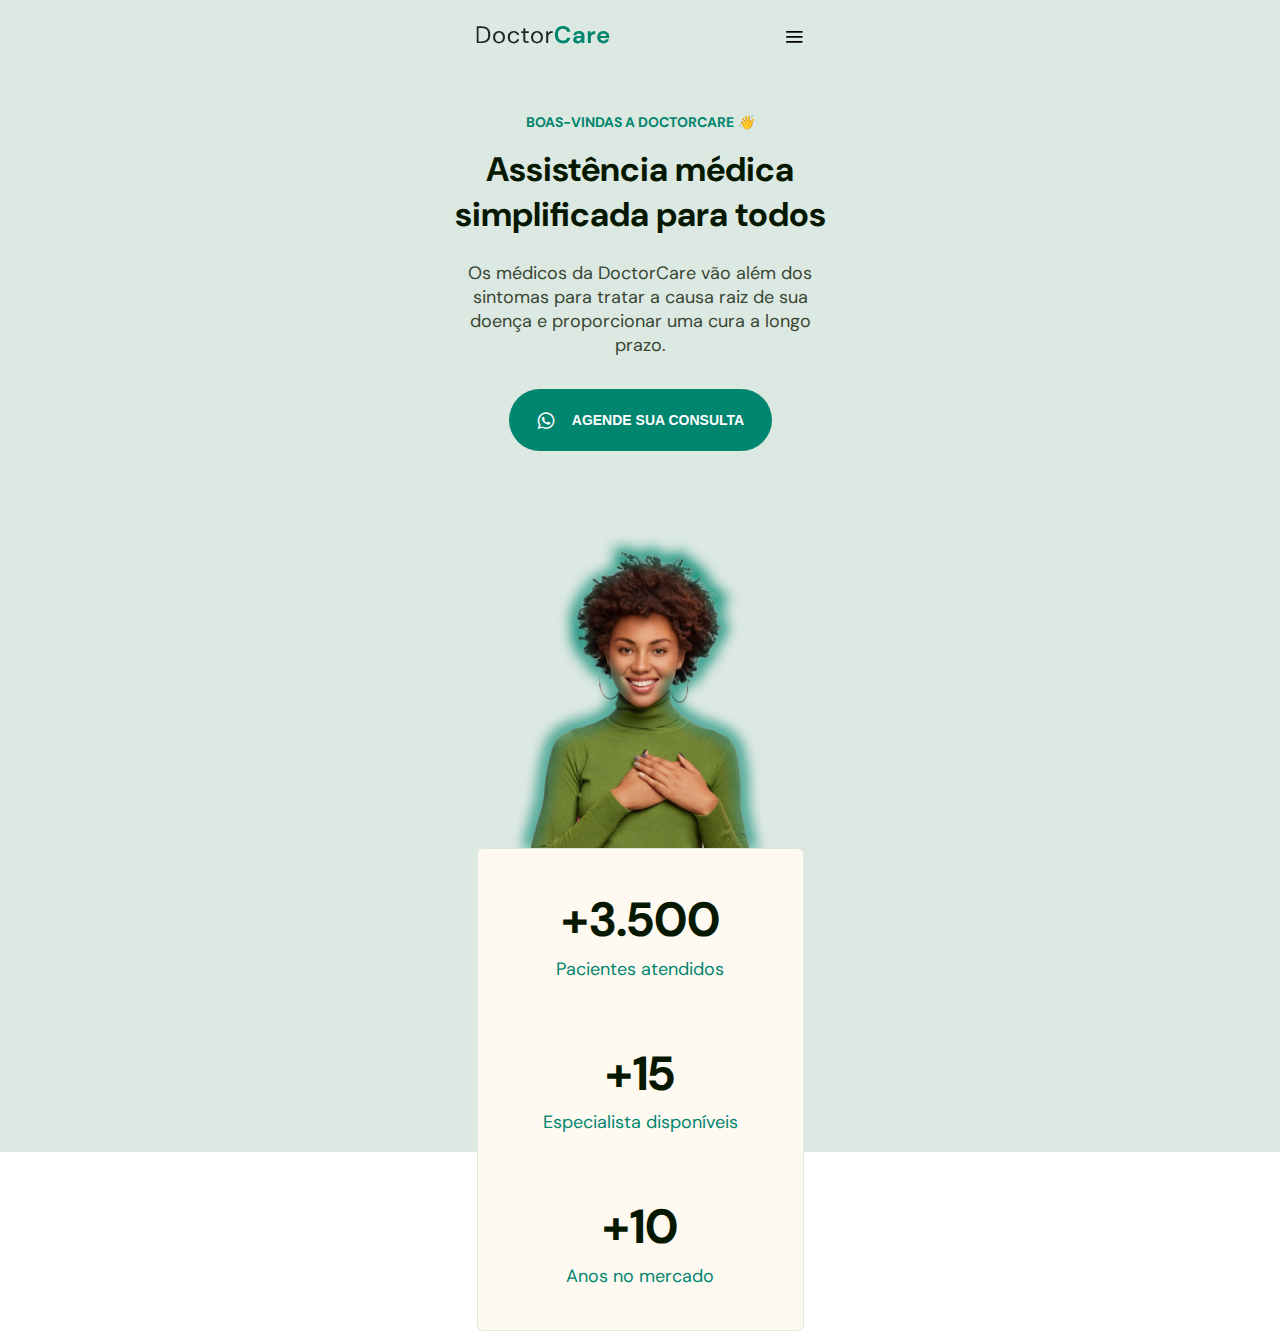
<file: index.html>
<!DOCTYPE html>
<html lang="pt-br">
<head>
  <meta charset="UTF-8">
  <meta http-equiv="X-UA-Compatible" content="IE=edge">
  <meta name="viewport" content="width=device-width, initial-scale=1.0">
  <title>Doctor Care</title>
  <!-- STYLE -->
  <link rel="stylesheet" href="css/style.css">

  <!-- ICONS -->
  <link rel="stylesheet" href="icons/style.css">

  <!-- FONTS -->
  <link rel="preconnect" href="https://fonts.googleapis.com">
  <link rel="preconnect" href="https://fonts.gstatic.com" crossorigin>
  <link href="https://fonts.googleapis.com/css2?family=DM+Sans:wght@400;700&display=swap" rel="stylesheet">
</head>
<body onscroll="onScroll()">
  <header>
    <nav id="nav" class="">
      <div class="wrapper">

        <a class="logo" href="#">
          <svg width="133" height="18" viewBox="0 0 133 18" fill="none" xmlns="http://www.w3.org/2000/svg">
    <path d="M0 17.088V0.287999H5.16C8.12 0.287999 10.296 1.04 11.688 2.544C13.096 4.048 13.8 6.112 13.8 8.736C13.8 11.312 13.096 13.352 11.688 14.856C10.296 16.344 8.12 17.088 5.16 17.088H0ZM2.016 15.408H5.112C6.744 15.408 8.04 15.144 9 14.616C9.976 14.072 10.672 13.304 11.088 12.312C11.504 11.304 11.712 10.112 11.712 8.736C11.712 7.328 11.504 6.12 11.088 5.112C10.672 4.104 9.976 3.328 9 2.784C8.04 2.24 6.744 1.968 5.112 1.968H2.016V15.408Z" fill="#212529"/>
    <path d="M22.4949 17.376C21.3749 17.376 20.3669 17.12 19.4709 16.608C18.5749 16.096 17.8629 15.376 17.3349 14.448C16.8229 13.504 16.5669 12.4 16.5669 11.136C16.5669 9.872 16.8309 8.776 17.3589 7.848C17.8869 6.904 18.5989 6.176 19.4949 5.664C20.4069 5.152 21.4229 4.896 22.5429 4.896C23.6629 4.896 24.6709 5.152 25.5669 5.664C26.4629 6.176 27.1669 6.904 27.6789 7.848C28.2069 8.776 28.4709 9.872 28.4709 11.136C28.4709 12.4 28.2069 13.504 27.6789 14.448C27.1509 15.376 26.4309 16.096 25.5189 16.608C24.6229 17.12 23.6149 17.376 22.4949 17.376ZM22.4949 15.648C23.1829 15.648 23.8229 15.48 24.4149 15.144C25.0069 14.808 25.4869 14.304 25.8549 13.632C26.2229 12.96 26.4069 12.128 26.4069 11.136C26.4069 10.144 26.2229 9.312 25.8549 8.64C25.5029 7.968 25.0309 7.464 24.4389 7.128C23.8469 6.792 23.2149 6.624 22.5429 6.624C21.8549 6.624 21.2149 6.792 20.6229 7.128C20.0309 7.464 19.5509 7.968 19.1829 8.64C18.8149 9.312 18.6309 10.144 18.6309 11.136C18.6309 12.128 18.8149 12.96 19.1829 13.632C19.5509 14.304 20.0229 14.808 20.5989 15.144C21.1909 15.48 21.8229 15.648 22.4949 15.648Z" fill="#212529"/>
    <path d="M37.2261 17.376C36.0901 17.376 35.0661 17.12 34.1541 16.608C33.2581 16.08 32.5461 15.352 32.0181 14.424C31.5061 13.48 31.2501 12.384 31.2501 11.136C31.2501 9.888 31.5061 8.8 32.0181 7.872C32.5461 6.928 33.2581 6.2 34.1541 5.688C35.0661 5.16 36.0901 4.896 37.2261 4.896C38.6341 4.896 39.8181 5.264 40.7781 6C41.7541 6.736 42.3701 7.72 42.6261 8.952H40.5621C40.4021 8.216 40.0101 7.648 39.3861 7.248C38.7621 6.832 38.0341 6.624 37.2021 6.624C36.5301 6.624 35.8981 6.792 35.3061 7.128C34.7141 7.464 34.2341 7.968 33.8661 8.64C33.4981 9.312 33.3141 10.144 33.3141 11.136C33.3141 12.128 33.4981 12.96 33.8661 13.632C34.2341 14.304 34.7141 14.816 35.3061 15.168C35.8981 15.504 36.5301 15.672 37.2021 15.672C38.0341 15.672 38.7621 15.472 39.3861 15.072C40.0101 14.656 40.4021 14.072 40.5621 13.32H42.6261C42.3861 14.52 41.7781 15.496 40.8021 16.248C39.8261 17 38.6341 17.376 37.2261 17.376Z" fill="#212529"/>
    <path d="M50.2974 17.088C49.2094 17.088 48.3534 16.824 47.7294 16.296C47.1054 15.768 46.7934 14.816 46.7934 13.44V6.888H44.7294V5.184H46.7934L47.0574 2.328H48.8094V5.184H52.3134V6.888H48.8094V13.44C48.8094 14.192 48.9614 14.704 49.2654 14.976C49.5694 15.232 50.1054 15.36 50.8734 15.36H52.1214V17.088H50.2974Z" fill="#212529"/>
    <path d="M60.4506 17.376C59.3306 17.376 58.3226 17.12 57.4266 16.608C56.5306 16.096 55.8186 15.376 55.2906 14.448C54.7786 13.504 54.5226 12.4 54.5226 11.136C54.5226 9.872 54.7866 8.776 55.3146 7.848C55.8426 6.904 56.5546 6.176 57.4506 5.664C58.3626 5.152 59.3786 4.896 60.4986 4.896C61.6186 4.896 62.6266 5.152 63.5226 5.664C64.4186 6.176 65.1226 6.904 65.6346 7.848C66.1626 8.776 66.4266 9.872 66.4266 11.136C66.4266 12.4 66.1626 13.504 65.6346 14.448C65.1066 15.376 64.3866 16.096 63.4746 16.608C62.5786 17.12 61.5706 17.376 60.4506 17.376ZM60.4506 15.648C61.1386 15.648 61.7786 15.48 62.3706 15.144C62.9626 14.808 63.4426 14.304 63.8106 13.632C64.1786 12.96 64.3626 12.128 64.3626 11.136C64.3626 10.144 64.1786 9.312 63.8106 8.64C63.4586 7.968 62.9866 7.464 62.3946 7.128C61.8026 6.792 61.1706 6.624 60.4986 6.624C59.8106 6.624 59.1706 6.792 58.5786 7.128C57.9866 7.464 57.5066 7.968 57.1386 8.64C56.7706 9.312 56.5866 10.144 56.5866 11.136C56.5866 12.128 56.7706 12.96 57.1386 13.632C57.5066 14.304 57.9786 14.808 58.5546 15.144C59.1466 15.48 59.7786 15.648 60.4506 15.648Z" fill="#212529"/>
    <path d="M69.7097 17.088V5.184H71.5337L71.7017 7.464C72.0697 6.68 72.6297 6.056 73.3817 5.592C74.1337 5.128 75.0617 4.896 76.1657 4.896V7.008H75.6137C74.9097 7.008 74.2617 7.136 73.6697 7.392C73.0777 7.632 72.6057 8.048 72.2537 8.64C71.9017 9.232 71.7257 10.048 71.7257 11.088V17.088H69.7097Z" fill="#212529"/>
    <path d="M86.4924 17.376C84.7964 17.376 83.3404 17.016 82.1244 16.296C80.9084 15.56 79.9724 14.544 79.3164 13.248C78.6604 11.936 78.3324 10.424 78.3324 8.712C78.3324 7 78.6604 5.488 79.3164 4.176C79.9724 2.864 80.9084 1.84 82.1244 1.104C83.3404 0.368 84.7964 0 86.4924 0C88.5084 0 90.1564 0.504 91.4364 1.512C92.7324 2.504 93.5404 3.904 93.8604 5.712H90.4764C90.2684 4.8 89.8204 4.088 89.1324 3.576C88.4604 3.048 87.5644 2.784 86.4444 2.784C84.8924 2.784 83.6764 3.312 82.7964 4.368C81.9164 5.424 81.4764 6.872 81.4764 8.712C81.4764 10.552 81.9164 12 82.7964 13.056C83.6764 14.096 84.8924 14.616 86.4444 14.616C87.5644 14.616 88.4604 14.376 89.1324 13.896C89.8204 13.4 90.2684 12.72 90.4764 11.856H93.8604C93.5404 13.584 92.7324 14.936 91.4364 15.912C90.1564 16.888 88.5084 17.376 86.4924 17.376Z" fill="#00856F"/>
    <path d="M101.092 17.376C100.068 17.376 99.2278 17.216 98.5718 16.896C97.9158 16.56 97.4277 16.12 97.1077 15.576C96.7878 15.032 96.6278 14.432 96.6278 13.776C96.6278 12.672 97.0598 11.776 97.9238 11.088C98.7878 10.4 100.084 10.056 101.812 10.056H104.836V9.768C104.836 8.952 104.604 8.352 104.14 7.968C103.676 7.584 103.1 7.392 102.412 7.392C101.788 7.392 101.244 7.544 100.78 7.848C100.316 8.136 100.028 8.568 99.9157 9.144H96.9157C96.9958 8.28 97.2837 7.528 97.7797 6.888C98.2917 6.248 98.9477 5.76 99.7477 5.424C100.548 5.072 101.444 4.896 102.436 4.896C104.132 4.896 105.468 5.32 106.444 6.168C107.42 7.016 107.908 8.216 107.908 9.768V17.088H105.292L105.004 15.168C104.652 15.808 104.156 16.336 103.516 16.752C102.892 17.168 102.084 17.376 101.092 17.376ZM101.788 14.976C102.668 14.976 103.348 14.688 103.828 14.112C104.324 13.536 104.636 12.824 104.764 11.976H102.148C101.332 11.976 100.748 12.128 100.396 12.432C100.044 12.72 99.8678 13.08 99.8678 13.512C99.8678 13.976 100.044 14.336 100.396 14.592C100.748 14.848 101.212 14.976 101.788 14.976Z" fill="#00856F"/>
    <path d="M111.319 17.088V5.184H114.055L114.343 7.416C114.775 6.648 115.359 6.04 116.095 5.592C116.847 5.128 117.727 4.896 118.735 4.896V8.136H117.871C117.199 8.136 116.599 8.24 116.071 8.448C115.543 8.656 115.127 9.016 114.823 9.528C114.535 10.04 114.391 10.752 114.391 11.664V17.088H111.319Z" fill="#00856F"/>
    <path d="M126.888 17.376C125.688 17.376 124.624 17.12 123.696 16.608C122.768 16.096 122.04 15.376 121.512 14.448C120.984 13.52 120.72 12.448 120.72 11.232C120.72 10 120.976 8.904 121.488 7.944C122.016 6.984 122.736 6.24 123.648 5.712C124.576 5.168 125.664 4.896 126.912 4.896C128.08 4.896 129.112 5.152 130.008 5.664C130.904 6.176 131.6 6.88 132.096 7.776C132.608 8.656 132.864 9.64 132.864 10.728C132.864 10.904 132.856 11.088 132.84 11.28C132.84 11.472 132.832 11.672 132.816 11.88H123.768C123.832 12.808 124.152 13.536 124.728 14.064C125.32 14.592 126.032 14.856 126.864 14.856C127.488 14.856 128.008 14.72 128.424 14.448C128.856 14.16 129.176 13.792 129.384 13.344H132.504C132.28 14.096 131.904 14.784 131.376 15.408C130.864 16.016 130.224 16.496 129.456 16.848C128.704 17.2 127.848 17.376 126.888 17.376ZM126.912 7.392C126.16 7.392 125.496 7.608 124.92 8.04C124.344 8.456 123.976 9.096 123.816 9.96H129.744C129.696 9.176 129.408 8.552 128.88 8.088C128.352 7.624 127.696 7.392 126.912 7.392Z" fill="#00856F"/>
          </svg>
        </a>
  
        <i class="icon-menu icons"></i>
      </div>

    </nav>
  </header>
  <main class="wrapper">
    <h4>
      boas-vindas a doctorcare <i>&#x1F44B</i>
    </h4>
    <h1>
      Assistência médica simplificada para todos
    </h1>
    <p>
      Os médicos da DoctorCare vão além dos sintomas para tratar a causa raiz de sua doença e proporcionar uma cura a longo prazo.
    </p>
    <button>
      <i class="icon-whatsapp icons"></i>
      Agende sua consulta
    </button>

    <img src="/img/foto.png" alt="">

    <div class="stats">
      <div class="stat">
        <h3>+3.500</h3>
        <p>Pacientes atendidos</p>
      </div>
      <div class="stat">
        <h3>+15</h3>
        <p>Especialista disponíveis</p>
      </div>
      <div class="stat">
        <h3>+10</h3>
        <p>Anos no mercado</p>
      </div>
    </div>

  </main>
</body>
<script src="js/main.js"></script>
</html>
</file>
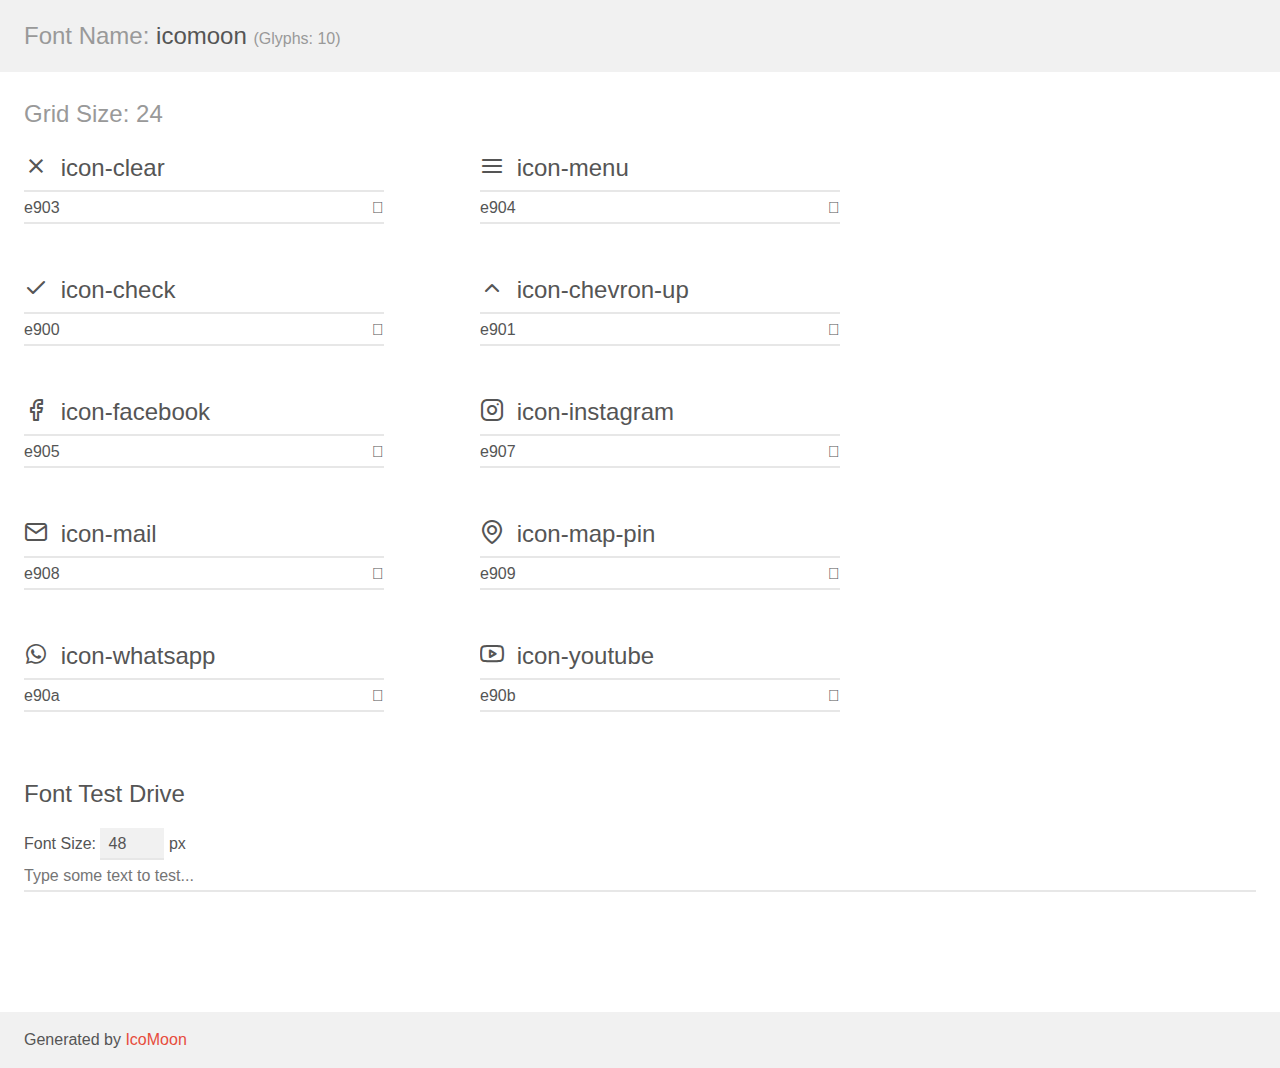
<file: icons/demo.html>
<!doctype html>
<html>
<head>
    <meta charset="utf-8">
    <title>IcoMoon Demo</title>
    <meta name="description" content="An Icon Font Generated By IcoMoon.io">
    <meta name="viewport" content="width=device-width, initial-scale=1">
    <link rel="stylesheet" href="demo-files/demo.css">
    <link rel="stylesheet" href="style.css"></head>
<body>
    <div class="bgc1 clearfix">
        <h1 class="mhmm mvm"><span class="fgc1">Font Name:</span> icomoon <small class="fgc1">(Glyphs:&nbsp;10)</small></h1>
    </div>
    <div class="clearfix mhl ptl">
        <h1 class="mvm mtn fgc1">Grid Size: 24</h1>
        <div class="glyph fs1">
            <div class="clearfix bshadow0 pbs">
                <span class="icon-clear"></span>
                <span class="mls"> icon-clear</span>
            </div>
            <fieldset class="fs0 size1of1 clearfix hidden-false">
                <input type="text" readonly value="e903" class="unit size1of2" />
                <input type="text" maxlength="1" readonly value="&#xe903;" class="unitRight size1of2 talign-right" />
            </fieldset>
            <div class="fs0 bshadow0 clearfix hidden-true">
                <span class="unit pvs fgc1">liga: </span>
                <input type="text" readonly value="" class="liga unitRight" />
            </div>
        </div>
        <div class="glyph fs1">
            <div class="clearfix bshadow0 pbs">
                <span class="icon-menu"></span>
                <span class="mls"> icon-menu</span>
            </div>
            <fieldset class="fs0 size1of1 clearfix hidden-false">
                <input type="text" readonly value="e904" class="unit size1of2" />
                <input type="text" maxlength="1" readonly value="&#xe904;" class="unitRight size1of2 talign-right" />
            </fieldset>
            <div class="fs0 bshadow0 clearfix hidden-true">
                <span class="unit pvs fgc1">liga: </span>
                <input type="text" readonly value="" class="liga unitRight" />
            </div>
        </div>
        <div class="glyph fs1">
            <div class="clearfix bshadow0 pbs">
                <span class="icon-check"></span>
                <span class="mls"> icon-check</span>
            </div>
            <fieldset class="fs0 size1of1 clearfix hidden-false">
                <input type="text" readonly value="e900" class="unit size1of2" />
                <input type="text" maxlength="1" readonly value="&#xe900;" class="unitRight size1of2 talign-right" />
            </fieldset>
            <div class="fs0 bshadow0 clearfix hidden-true">
                <span class="unit pvs fgc1">liga: </span>
                <input type="text" readonly value="" class="liga unitRight" />
            </div>
        </div>
        <div class="glyph fs1">
            <div class="clearfix bshadow0 pbs">
                <span class="icon-chevron-up"></span>
                <span class="mls"> icon-chevron-up</span>
            </div>
            <fieldset class="fs0 size1of1 clearfix hidden-false">
                <input type="text" readonly value="e901" class="unit size1of2" />
                <input type="text" maxlength="1" readonly value="&#xe901;" class="unitRight size1of2 talign-right" />
            </fieldset>
            <div class="fs0 bshadow0 clearfix hidden-true">
                <span class="unit pvs fgc1">liga: </span>
                <input type="text" readonly value="" class="liga unitRight" />
            </div>
        </div>
        <div class="glyph fs1">
            <div class="clearfix bshadow0 pbs">
                <span class="icon-facebook"></span>
                <span class="mls"> icon-facebook</span>
            </div>
            <fieldset class="fs0 size1of1 clearfix hidden-false">
                <input type="text" readonly value="e905" class="unit size1of2" />
                <input type="text" maxlength="1" readonly value="&#xe905;" class="unitRight size1of2 talign-right" />
            </fieldset>
            <div class="fs0 bshadow0 clearfix hidden-true">
                <span class="unit pvs fgc1">liga: </span>
                <input type="text" readonly value="" class="liga unitRight" />
            </div>
        </div>
        <div class="glyph fs1">
            <div class="clearfix bshadow0 pbs">
                <span class="icon-instagram"></span>
                <span class="mls"> icon-instagram</span>
            </div>
            <fieldset class="fs0 size1of1 clearfix hidden-false">
                <input type="text" readonly value="e907" class="unit size1of2" />
                <input type="text" maxlength="1" readonly value="&#xe907;" class="unitRight size1of2 talign-right" />
            </fieldset>
            <div class="fs0 bshadow0 clearfix hidden-true">
                <span class="unit pvs fgc1">liga: </span>
                <input type="text" readonly value="" class="liga unitRight" />
            </div>
        </div>
        <div class="glyph fs1">
            <div class="clearfix bshadow0 pbs">
                <span class="icon-mail"></span>
                <span class="mls"> icon-mail</span>
            </div>
            <fieldset class="fs0 size1of1 clearfix hidden-false">
                <input type="text" readonly value="e908" class="unit size1of2" />
                <input type="text" maxlength="1" readonly value="&#xe908;" class="unitRight size1of2 talign-right" />
            </fieldset>
            <div class="fs0 bshadow0 clearfix hidden-true">
                <span class="unit pvs fgc1">liga: </span>
                <input type="text" readonly value="" class="liga unitRight" />
            </div>
        </div>
        <div class="glyph fs1">
            <div class="clearfix bshadow0 pbs">
                <span class="icon-map-pin"></span>
                <span class="mls"> icon-map-pin</span>
            </div>
            <fieldset class="fs0 size1of1 clearfix hidden-false">
                <input type="text" readonly value="e909" class="unit size1of2" />
                <input type="text" maxlength="1" readonly value="&#xe909;" class="unitRight size1of2 talign-right" />
            </fieldset>
            <div class="fs0 bshadow0 clearfix hidden-true">
                <span class="unit pvs fgc1">liga: </span>
                <input type="text" readonly value="" class="liga unitRight" />
            </div>
        </div>
        <div class="glyph fs1">
            <div class="clearfix bshadow0 pbs">
                <span class="icon-whatsapp"></span>
                <span class="mls"> icon-whatsapp</span>
            </div>
            <fieldset class="fs0 size1of1 clearfix hidden-false">
                <input type="text" readonly value="e90a" class="unit size1of2" />
                <input type="text" maxlength="1" readonly value="&#xe90a;" class="unitRight size1of2 talign-right" />
            </fieldset>
            <div class="fs0 bshadow0 clearfix hidden-true">
                <span class="unit pvs fgc1">liga: </span>
                <input type="text" readonly value="" class="liga unitRight" />
            </div>
        </div>
        <div class="glyph fs1">
            <div class="clearfix bshadow0 pbs">
                <span class="icon-youtube"></span>
                <span class="mls"> icon-youtube</span>
            </div>
            <fieldset class="fs0 size1of1 clearfix hidden-false">
                <input type="text" readonly value="e90b" class="unit size1of2" />
                <input type="text" maxlength="1" readonly value="&#xe90b;" class="unitRight size1of2 talign-right" />
            </fieldset>
            <div class="fs0 bshadow0 clearfix hidden-true">
                <span class="unit pvs fgc1">liga: </span>
                <input type="text" readonly value="" class="liga unitRight" />
            </div>
        </div>
    </div>

    <!--[if gt IE 8]><!-->
    <div class="mhl clearfix mbl">
        <h1>Font Test Drive</h1>
        <label>
            Font Size: <input id="fontSize" type="number" class="textbox0 mbm"
            min="8" value="48" />
            px
        </label>
        <input id="testText" type="text" class="phl size1of1 mvl"
        placeholder="Type some text to test..." value=""/>
        <div id="testDrive" class="icon-" style="font-family: icomoon">&nbsp;
        </div>
    </div>
    <!--<![endif]-->
    <div class="bgc1 clearfix">
        <p class="mhl">Generated by <a href="https://icomoon.io/app">IcoMoon</a></p>
    </div>

    <script src="demo-files/demo.js"></script>
</body>
</html>
</file>
<file: css/style.css>
:root {
  font-family: "DM Sans";
  font-size: 62.5%;/* 1rem = 10px*/

  --brand:#00856F;
  --brand-light:#DCE9E2;
  --brand-light-02: #F7F9F9;
  --brand-beige: #FFFAF1;
  --brand-hover: #00453A;

  --headline: #061800;
  --paragraph: #384633;
  --white: #3E3E3E;
  
  --nav-heigth: 7.2rem
}

* {
  margin: 0;
  padding: 0;
  box-sizing: border-box;
}

.icons {
  font-size: 2rem;
}

body {
  text-align: center;
}

.wrapper {
  width: 37.5rem;
  margin-inline: auto;
}

/* ===== HEADER ============================== */
nav {
  display: flex;

  height: var(--nav-heigth);

  position: fixed;
  top: 0;
  left: 50%;
  transform: translateX(-50%);
}

nav .wrapper {
  display: flex;
  align-items: center;
  justify-content: space-between;
  padding-inline: 2.4rem;
}

nav.scroll {
  background-color: var(--brand-hover);
  width: 100vw;
}

nav.scroll svg path{
  fill: white;
}

nav.scroll .icon-menu{
  color: white;
}
/* ===== MAIN ============================== */
main {
  margin-top: calc(4.1rem + var(--nav-heigth));  
}

main::before {
  content: "";
  width: 100vw;
  height: calc(108rem + var(--nav-heigth));
  background-color: var(--brand-light);

  display: block;

  position: absolute;
  top: 0;
  left: 0;
  z-index: -1;
}

h4 {
  font-size: 1.4rem;
  color: var(--brand);
  text-transform: uppercase;
  margin-bottom: 1.6rem;
}

h1 {
  font-size: 3.4rem;
  color: var(--headline);
  line-break: 130%;
  margin-bottom: 2.4rem;
}

p {
  font-size: 1.8rem;
  color: var(--paragraph);
  line-break: 150%;
  margin-bottom: 3.2rem;
}

button {
  width: 26.3rem;
  height: 6.2rem;

  background-color: var(--brand);
  
  color: white;
  font-size: 1.4rem;
  font-weight: 700;
  text-transform: uppercase;

  border: none;
  border-radius: 4rem;

  margin-bottom: 6rem;
  margin-inline: auto;
  
  display: flex;
  align-items: center;
  justify-content: center;
  gap: 1.6rem;

  transition: background .3s;
}

button:hover {
  background-color: var(--brand-hover);
}

main img {
  width: 26.4rem;
  display: block;
  margin-inline: auto;
  object-position: 0 2rem;
}

.stats {
  width: 32.7rem;
  padding-block: 4rem;
  background-color: var(--brand-beige);

  display: flex;
  flex-direction: column;
  margin-inline: auto;
  justify-content: center;
  gap: 6rem;

  border: 1px solid var(--brand-light);
  border-radius: .6rem;
}

.stat h3 {
  line-height: 130%;
  color: var(--headline);
  font-size: 4.8rem;

  margin-bottom: .4rem;
}

.stat p {
  color: var(--brand);
  margin: 0;
  line-height: 150%;
}
</file>
<file: icons/style.css>
@font-face {
  font-family: 'icomoon';
  src:  url('fonts/icomoon.eot?7aiix3');
  src:  url('fonts/icomoon.eot?7aiix3#iefix') format('embedded-opentype'),
    url('fonts/icomoon.ttf?7aiix3') format('truetype'),
    url('fonts/icomoon.woff?7aiix3') format('woff'),
    url('fonts/icomoon.svg?7aiix3#icomoon') format('svg');
  font-weight: normal;
  font-style: normal;
  font-display: block;
}

[class^="icon-"], [class*=" icon-"] {
  /* use !important to prevent issues with browser extensions that change fonts */
  font-family: 'icomoon' !important;
  speak: never;
  font-style: normal;
  font-weight: normal;
  font-variant: normal;
  text-transform: none;
  line-height: 1;

  /* Better Font Rendering =========== */
  -webkit-font-smoothing: antialiased;
  -moz-osx-font-smoothing: grayscale;
}

.icon-clear:before {
  content: "\e903";
}
.icon-menu:before {
  content: "\e904";
}
.icon-check:before {
  content: "\e900";
}
.icon-chevron-up:before {
  content: "\e901";
}
.icon-facebook:before {
  content: "\e905";
}
.icon-instagram:before {
  content: "\e907";
}
.icon-mail:before {
  content: "\e908";
}
.icon-map-pin:before {
  content: "\e909";
}
.icon-whatsapp:before {
  content: "\e90a";
}
.icon-youtube:before {
  content: "\e90b";
}
</file>
<file: icons/demo-files/demo.css>
body {
  padding: 0;
  margin: 0;
  font-family: sans-serif;
  font-size: 1em;
  line-height: 1.5;
  color: #555;
  background: #fff;
}
h1 {
  font-size: 1.5em;
  font-weight: normal;
}
small {
  font-size: .66666667em;
}
a {
  color: #e74c3c;
  text-decoration: none;
}
a:hover, a:focus {
  box-shadow: 0 1px #e74c3c;
}
.bshadow0, input {
  box-shadow: inset 0 -2px #e7e7e7;
}
input:hover {
  box-shadow: inset 0 -2px #ccc;
}
input, fieldset {
  font-family: sans-serif;
  font-size: 1em;
  margin: 0;
  padding: 0;
  border: 0;
}
input {
  color: inherit;
  line-height: 1.5;
  height: 1.5em;
  padding: .25em 0;
}
input:focus {
  outline: none;
  box-shadow: inset 0 -2px #449fdb;
}
.glyph {
  font-size: 16px;
  width: 15em;
  padding-bottom: 1em;
  margin-right: 4em;
  margin-bottom: 1em;
  float: left;
  overflow: hidden;
}
.liga {
  width: 80%;
  width: calc(100% - 2.5em);
}
.talign-right {
  text-align: right;
}
.talign-center {
  text-align: center;
}
.bgc1 {
  background: #f1f1f1;
}
.fgc1 {
  color: #999;
}
.fgc0 {
  color: #000;
}
p {
  margin-top: 1em;
  margin-bottom: 1em;
}
.mvm {
  margin-top: .75em;
  margin-bottom: .75em;
}
.mtn {
  margin-top: 0;
}
.mtl, .mal {
  margin-top: 1.5em;
}
.mbl, .mal {
  margin-bottom: 1.5em;
}
.mal, .mhl {
  margin-left: 1.5em;
  margin-right: 1.5em;
}
.mhmm {
  margin-left: 1em;
  margin-right: 1em;
}
.mls {
  margin-left: .25em;
}
.ptl {
  padding-top: 1.5em;
}
.pbs, .pvs {
  padding-bottom: .25em;
}
.pvs, .pts {
  padding-top: .25em;
}
.unit {
  float: left;
}
.unitRight {
  float: right;
}
.size1of2 {
  width: 50%;
}
.size1of1 {
  width: 100%;
}
.clearfix:before, .clearfix:after {
  content: " ";
  display: table;
}
.clearfix:after {
  clear: both;
}
.hidden-true {
  display: none;
}
.textbox0 {
  width: 3em;
  background: #f1f1f1;
  padding: .25em .5em;
  line-height: 1.5;
  height: 1.5em;
}
#testDrive {
  display: block;
  padding-top: 24px;
  line-height: 1.5;
}
.fs0 {
  font-size: 16px;
}
.fs1 {
  font-size: 24px;
}
</file>
